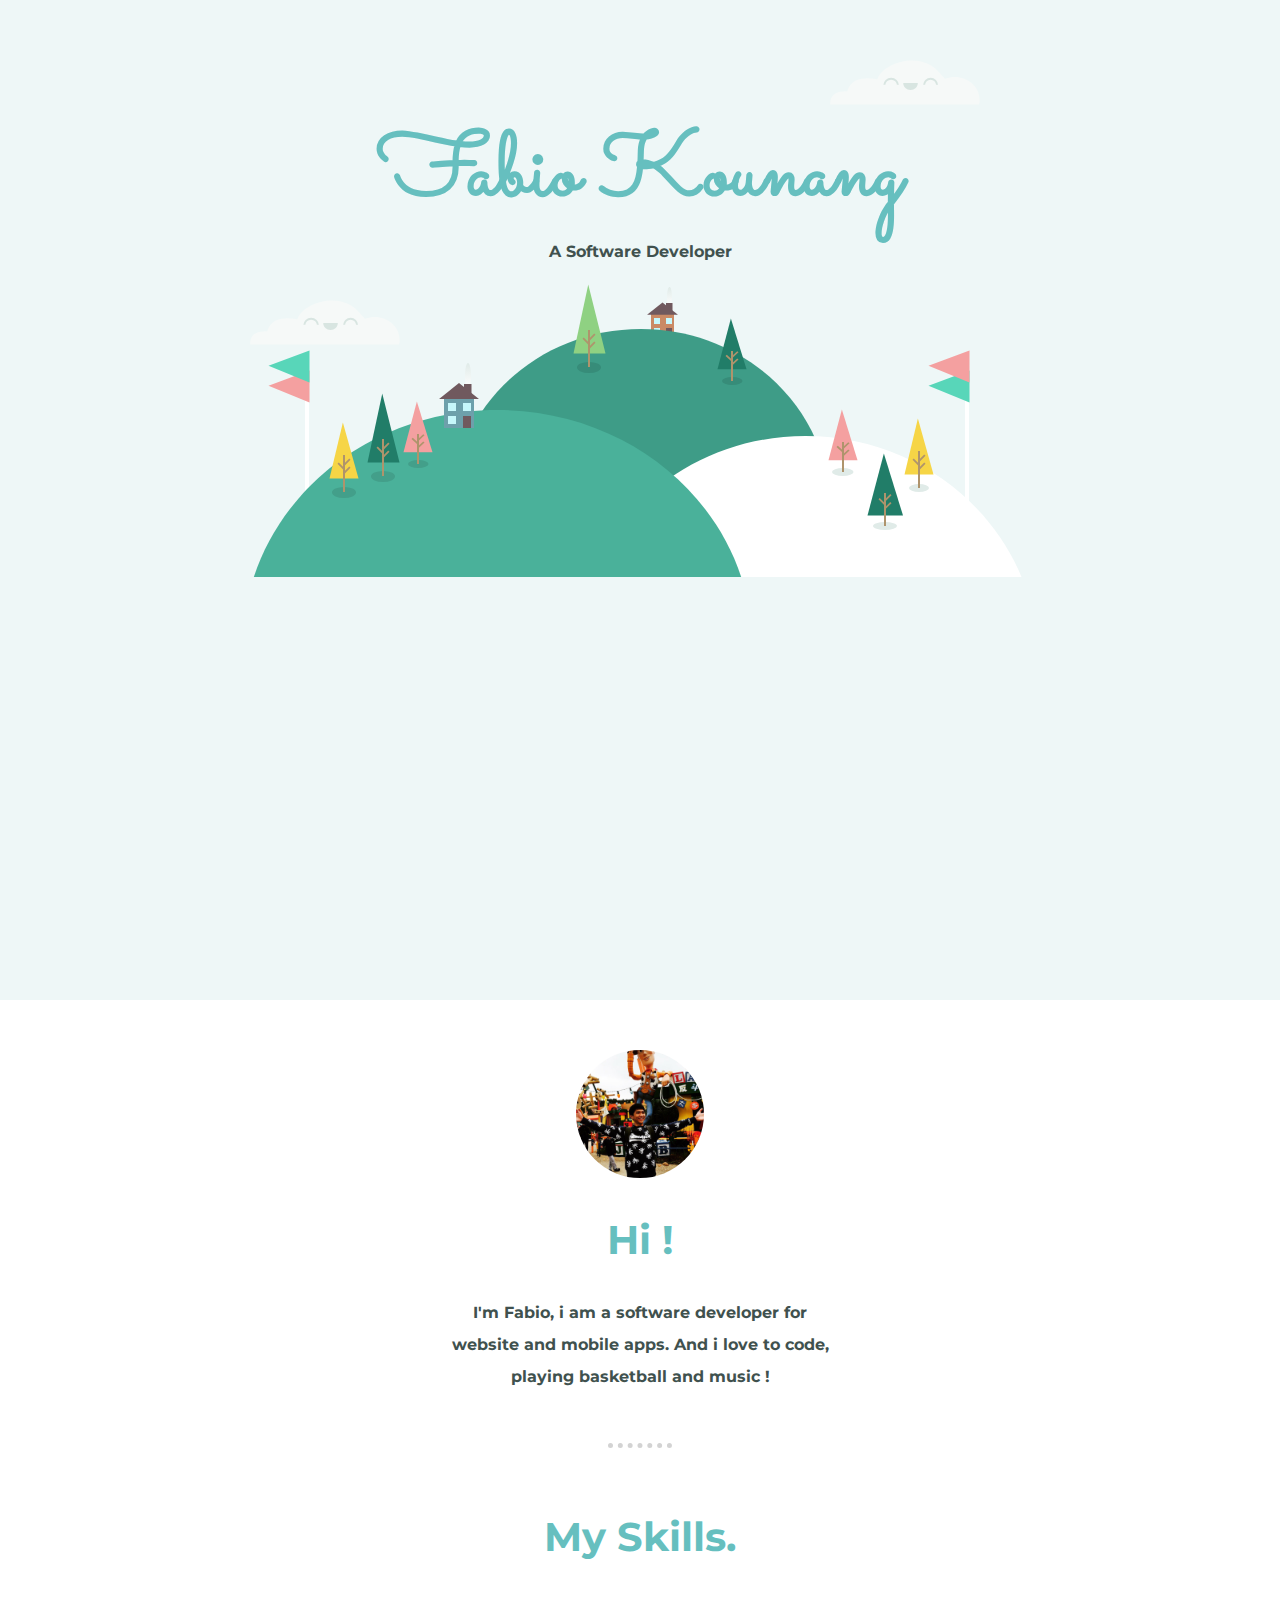
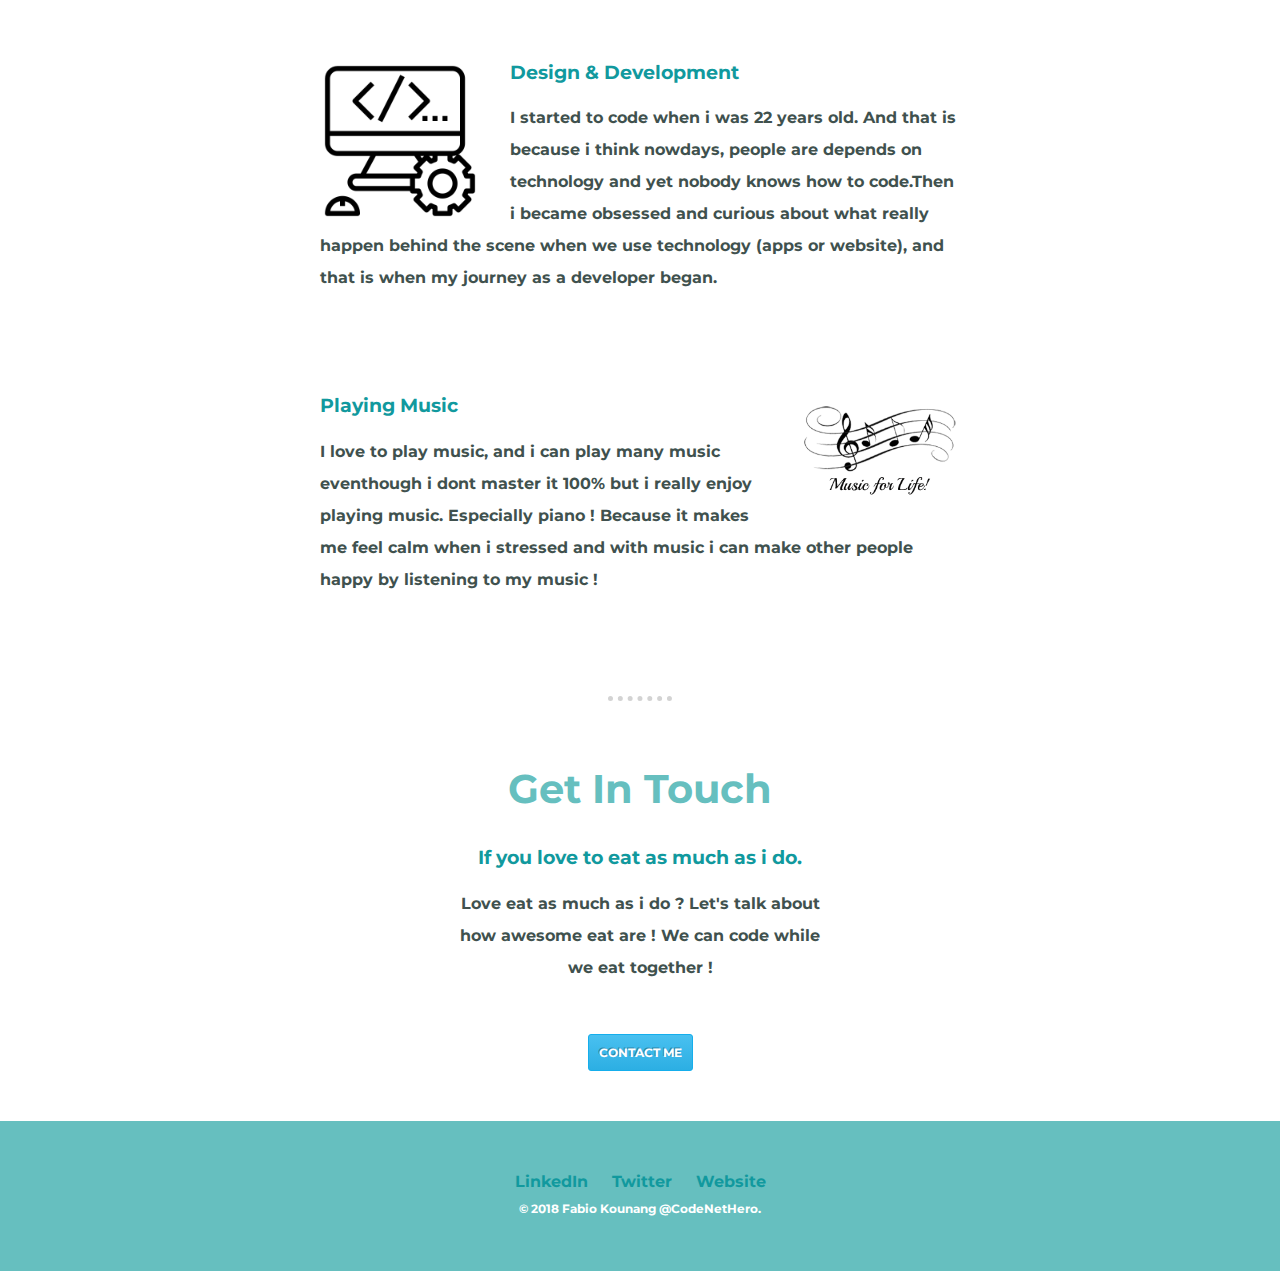
<file: index.html>
<!DOCTYPE html>
<html lang="en">
<head>
	<meta charset="UTF-8">
	<meta name="viewport" content="width=device-width, initial-scale=1.0">
	<meta http-equiv="X-UA-Compatible" content="ie=edge">
	<title>Fabio Kounang</title>
	<link rel="stylesheet" type="text/css" href="css/style.css">
	<link rel="icon" href="favicon.ico">
	<link href="https://fonts.googleapis.com/css?family=Merriweather|Montserrat|Sacramento" rel="stylesheet">
</head>
<body>
	<div class="top-container">
		<img class="top-cloud" src="images/cloud.svg" alt="">
		<h1>Fabio Kounang</h1>
		<p>A Software Developer</p>
		<img class="bottom-cloud" src="images/cloud.svg" alt="">
		<img src="images/mountain.svg" alt="">
	</div>

	<div class="middle-container">
		<div class="profile">
			<img class="img-profile" src="images/photo.jpg" alt="">
			<h2>Hi !</h2>
			<p class="profile-desc">I'm Fabio, i am a software developer for website and mobile apps. And i love to code, playing basketball and music !</p>
		</div>
		<hr>
		<div class="skills">
			<h2>My Skills.</h2>
			<div class="skill-row">
				<img class="code" src="images/code.png" alt="">
				<h3>Design & Development</h3>
				<p class="skill-desc">
					I started to code when i was 22 years old. And that is because i think nowdays, people are depends on technology and yet nobody knows how to code.Then i became obsessed and curious about what really happen behind the scene when we use technology (apps or website), and that is when my journey as a developer began.
				</p>
			</div>
			<div class="skill-row">
				<img class="music" src="images/music.png" alt="">
				<h3>Playing Music</h3>
				<p class="skill-desc">I love to play music, and i can play many music eventhough i dont master it 100% but i really enjoy playing music. Especially piano ! Because it makes me feel calm when i stressed and with music i can make other people happy by listening to my music !</p>
			</div>
		</div>
		<hr>
		<div class="contact-me">
			<h2>Get In Touch</h2>
			<h3>If you love to eat as much as i do.</h3>
			<p>Love eat as much as i do ? Let's talk about how awesome eat are ! We can code while we eat together !</p>
			<button class="contact-button">
				<a class="btn" href="fabiokounang11@email.com">CONTACT ME</a>
			</button>
		</div>
	</div>
	
	
	<div class="bottom-container">
		<a class="footer-link" href="https://www.linkedin.com/">LinkedIn</a>
		<a class="footer-link" href="https://twitter.com/">Twitter</a>
		<a class="footer-link" href="https://www.appbrewery.co/">Website</a>
		<p>© 2018 Fabio Kounang @CodeNetHero.</p>
	</div>
	
</body>
</html>
</file>
<file: css/style.css>
body {
	margin: 0;
	padding: 0;
	color: #40514E;
	text-align: center;
	font-family: 'Merriweather', serif;
}

hr {
	width: 5%;
	border: none;
	border-top: 5px dotted lightgrey;
	padding-bottom: 30px;
}

h1 {
	font-family: 'Sacramento', cursive;
	font-size: 5.625rem;
	color: #66BFBF;
	margin: 10px auto 0 auto;
}

h2 {
	font-size: 2.5rem;
	color: #66BFBF;
}

h3 {
	color: #11999E;
}

h2, h3 {
	font-family: 'Montserrat', sans-serif;
	font-weight: bold;
}

p {
	margin-top: 0;
	font-family: 'Montserrat', sans-serif;
}

div.top-container {
	position: relative;
	padding-top: 100px;
	background-color: rgb(238, 247, 247);
	height: 100vh;
}

div.middle-container p.profile-desc, 
div.contact-me p {
	width: 30%;
	margin: 0 auto;
	line-height: 2;
}

p {
	font-weight: bold;
}

div.profile {
	margin-bottom: 50px;
}

div.middle-container {
	padding-top: 50px;
}

a {
	text-decoration: none;
	color: white;
	font-family: 'Montserrat', sans-serif;
	font-weight: bold;
}

a.footer-link {
	padding: 0 10px;
	color: #11999E;
}

div.contact-me button {
	margin-top: 50px;
	border:1px solid #15aeec; -webkit-border-radius: 3px; -moz-border-radius: 3px;border-radius: 3px;font-size:12px;font-family:arial, helvetica, sans-serif; padding: 10px 10px 10px 10px; text-decoration:none; display:inline-block;text-shadow: -1px -1px 0 rgba(0,0,0,0.3);font-weight:bold; color: #FFFFFF;
	background-color: #49c0f0; background-image: -webkit-gradient(linear, left top, left bottom, from(#49c0f0), to(#2CAFE3));
	background-image: -webkit-linear-gradient(top, #49c0f0, #2CAFE3);
	background-image: -moz-linear-gradient(top, #49c0f0, #2CAFE3);
	background-image: -ms-linear-gradient(top, #49c0f0, #2CAFE3);
	background-image: -o-linear-gradient(top, #49c0f0, #2CAFE3);
	background-image: linear-gradient(to bottom, #49c0f0, #2CAFE3);filter:progid:DXImageTransform.Microsoft.gradient(GradientType=0,startColorstr=#49c0f0, endColorstr=#2CAFE3);
}

div.contact-me button:hover{
	border:1px solid #1090c3;
	background-color: #1ab0ec; background-image: -webkit-gradient(linear, left top, left bottom, from(#1ab0ec), to(#1a92c2));
	background-image: -webkit-linear-gradient(top, #1ab0ec, #1a92c2);
	background-image: -moz-linear-gradient(top, #1ab0ec, #1a92c2);
	background-image: -ms-linear-gradient(top, #1ab0ec, #1a92c2);
	background-image: -o-linear-gradient(top, #1ab0ec, #1a92c2);
	background-image: linear-gradient(to bottom, #1ab0ec, #1a92c2);filter:progid:DXImageTransform.Microsoft.gradient(GradientType=0,startColorstr=#1ab0ec, endColorstr=#1a92c2);
}

div.bottom-container {
	padding-top: 50px;
	margin-top: 50px;
	height: 100px;
  background-color: #66BFBF;
}

div.bottom-container p {
	font-size: 12px;
	padding-top: 10px;
	color: white;
}

img.top-cloud {
	position: absolute;
	right: 300px;
	top: 60px;
}

img.bottom-cloud {
	position: absolute;
	left: 250px;
	top: 300px;
}

.img-profile {
	width: 10%;
	border-radius: 50%;
	object-fit: cover;
}

.skill-row {
	width: 50%;
	margin: 100px auto;
}

.skill-row h3, .skill-row p {
	text-align: left;
}

.skill-row img.code {
	width: 25%;
	float: left;
	margin-right: 30px;
}

.skill-row img.music {
	width: 25%;
	float: right;
	margin-left: 30px;
}

.skill-row p {
	line-height: 2;
}
</file>
